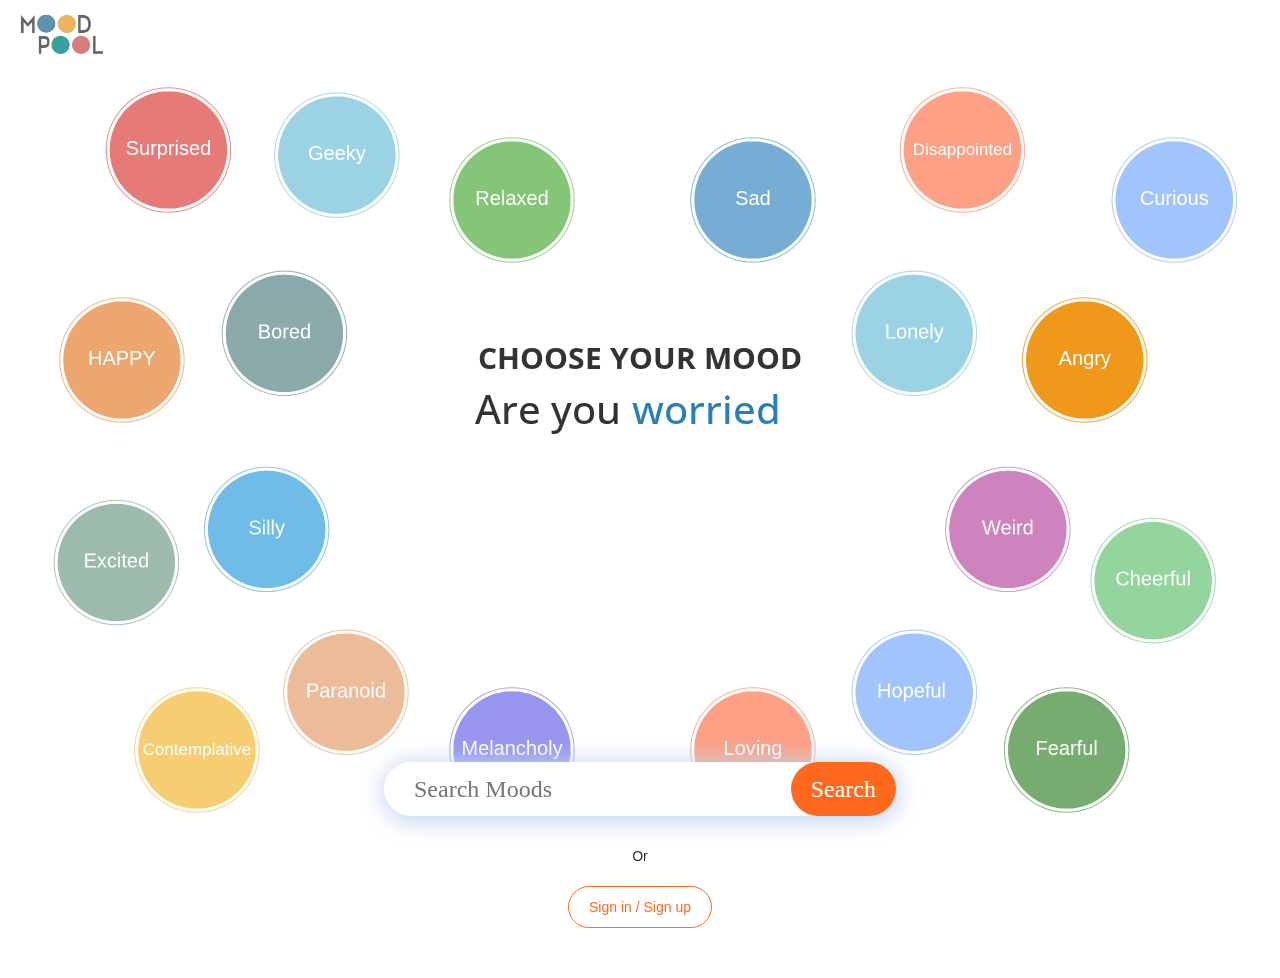
<file: StartPage/index.html>
<!DOCTYPE html>
<html>
  <head>
    <meta charset="utf-8">
    <link rel="stylesheet" href="https://maxcdn.bootstrapcdn.com/bootstrap/3.3.7/css/bootstrap.min.css" integrity="sha384-BVYiiSIFeK1dGmJRAkycuHAHRg32OmUcww7on3RYdg4Va+PmSTsz/K68vbdEjh4u" crossorigin="anonymous">

    <title></title>
    <script src="https://ajax.googleapis.com/ajax/libs/jquery/1.11.3/jquery.min.js"></script>
    <script language="javascript" type="text/javascript" src="javascripts/p5/p5.min.js"></script>
    <script language="javascript" type="text/javascript" src="javascripts/sketches/particles.js"></script>

    <link href="stylesheets/landing.css" rel="stylesheet">
  </head>
  <body>

      <a href="index.html"><img src="images/MP_logo_v2.png" class="img-logo"/></a>


    <div class="choose-mood">
      <p class="choose">CHOOSE YOUR MOOD</p>
      <br>

      <p class="mood">Are you </P>
      <p class="mood">
        <span class="word wisteria">happy?</span>
        <span class="word belize">worried?</span>
        <span class="word pomegranate">excited?</span>
        <span class="word green">angry?</span>
        <span class="word midnight">hopeful?</span>
      </p>
    </div>


    <div class="search-corner">
      <div class="search-box">
        <form action="#" id="search" autocomplete="off">
          <input type="text" id="query" name="" placeholder="Search Moods">
          <button type="submit">Search</button>
        </form>
      </div>
      <p>
        Or<br>
        <a href="" target="_blank">Sign in / Sign up</a>
      </p>


    </div>


    <script language="javascript" type="text/javascript" src="javascripts/sketches/script.js"></script>


  </body>
</html>
</file>
<file: StartPage/stylesheets/landing.css>
@import url(http://fonts.googleapis.com/css?family=Open+Sans:400,300,700,800|Roboto+Slab:400,100,300,700);
canvas#sketch-container {
  position: fixed;
  width: 100%;
  height: 100%;
  top: 0;
  left: 0;
  z-index: -99;
}

/* @import url(https://fonts.googleapis.com/css?family=Open+Sans:600); */

* {
  margin: 0;
  padding: 0;
  box-sizing: border-box; }

body {
  font-family: 'Raleway', sans-serif;
  font-weight: 500;
  min-height: 100vh;
  transition: all 0.3s;
  position: relative; }

  .img-logo {
  	margin-top: 2px;
  	margin-bottom: 10px;
  	margin-right: 20px;
  	width: 30%;
  }


.choose-mood {
  font-family: 'Open Sans', sans-serif;
  position: absolute;
  top: 43%;
  left: 50%;
  -webkit-transform: translate(-50%, -50%);
  -moz-transform: translate(-50%, -50%);
  -ms-transform: translate(-50%, -50%);
  -o-transform: translate(-50%, -50%);
  transform: translate(-50%, -50%);

  text-align: center;

}

.choose {
  font-size: 30px;

  font-weight: bold;
  color: #333333;
}

.mood {
  font-size: 40px;
  width: 180px;
  left: 20%;
  margin-left: -100px;
  /* font-weight: bold; */
}


p {
  display: inline-block;
  vertical-align: top;
  margin: 0;
}

.word {
  position: absolute;
  width: 220px;
  opacity: 0;
}

.letter {
  display: inline-block;
  position: relative;
  float: left;
  transform: translateZ(25px);
  transform-origin: 50% 50% 25px;
}

.letter.out {
  transform: rotateX(90deg);
  transition: transform 0.32s cubic-bezier(0.55, 0.055, 0.675, 0.19);
}

.letter.behind {
  transform: rotateX(-90deg);
}

.letter.in {
  transform: rotateX(0deg);
  transition: transform 0.38s cubic-bezier(0.175, 0.885, 0.32, 1.275);
}

.wisteria {
  color: #8e44ad;
}

.belize {
  color: #2980b9;
}

.pomegranate {
  color: #c0392b;
}

.green {
  color: #16a085;
}

.midnight {
  color: #2c3e50;
}



a, button {
  text-decoration: none;
  display: inline-block;
  padding: 10px 20px;
  border-radius: 30px;
  transition: all 0.3s; }

.search-corner {
  width: 60%;
  margin: 0 auto;
  text-align: center;
  position: relative;
  padding-top: 15%; }
  .search-corner .search-box {
    position: relative; }
    .search-corner .search-box input {
      width: 100%;
      border: none;
      font-family: 'Raleway';
      font-weight: 300;
      font-size: 24px;
      padding: 10px 30px;
      border-radius: 30px;
      outline: none;
      box-shadow: 1px 3px 24px 3px #c4d5ef;
      transition: box-shadow 0.3s; }
      .search-corner .search-box input:focus {
        box-shadow: 1px 3px 40px 5px #c4d5ef; }
    .search-corner .search-box button {
      position: absolute;
      right: 0;
      top: 0;
      border: none;
      outline: none;
      background-color: #FF681D;
      font-family: 'Raleway';
      font-size: 24px;
      font-weight: 500;
      text-align: center;
      color: #fff; }
      .search-corner .search-box button:hover {
        background-color: #e94d00; }
  .search-corner > p {
    padding-top: 30px; }
    .search-corner > p a {
      border: 1px solid #FF681D;
      color: #FF681D;
      font-weight: 500;
      margin: 20px 0 50px; }
      .search-corner > p a:hover {
        background-color: #FF681D;
        color: #fff;
        box-shadow: 1px 3px 20px 1px #ff8c54;
        transform: scale(1.1); }
  .search-corner .sign-in > div {
    background-color: #fff;
    padding: 10px 20px;
    margin: 30px 10px;
    border-radius: 6px;
    transition: all 0.3s;
    text-align: left; }
    .search-corner .sign-in > div a {
      padding-left: 0;
      font-size: 18px;
      font-weight: 700; }
      .search-corner .sign-in > div a:hover {
        color: #FF681D; }
    .search-corner .sign-in > div > p {
      font-size: 15px;
      font-weight: 500; }
    .search-corner .sign-in > div:hover {
      box-shadow: 1px 3px 40px 5px #c4d5ef; }



@media (max-width: 576px) {
  .search-corner {
    width: 80%;
    padding-top: 30%; }
    .search-corner .search-box input, .search-corner .search-box button {
      font-size: 18px; }
    .search-corner p > a {
      font-size: 14px; }

  footer {
    font-size: 12px; } }
@media (max-width: 321px) {
  .search-corner {
    width: 90%; }
    .search-corner p > a {
      font-size: 12px; } }
@supports (display: grid) {
  body {
    display: grid;
    grid-template-columns: 1fr 2fr 1fr;
    grid-template-rows: 1fr auto; }

  .search-corner {
    grid-column: 2;
    align-self: center;
    /* self */
    top: 420px;
    justify-self: center;
    /* width of search box */
    width: 80%;
    padding-top: 0; }

  footer {
    grid-column: 2;
    align-self: end;
    justify-self: center; }
    footer .notice {
      display: none; }

  @media (max-width: 921px) {
    body {
      grid-template-columns: 0.2fr 1fr 0.2fr; } }
  @media (max-width: 576px) {
    body {
      grid-template-columns: 0 1fr 0; } } }
/*Beating heart animation keyframe*/
@keyframes heartbeat {
  0% {
    transform: scale(1); }
  5% {
    transform: scale(1.3); }
  10% {
    transform: scale(1.1); }
  20% {
    transform: scale(1.5); }
  30% {
    transform: scale(1); }
  100% {
    transform: scale(1); } }
</file>
